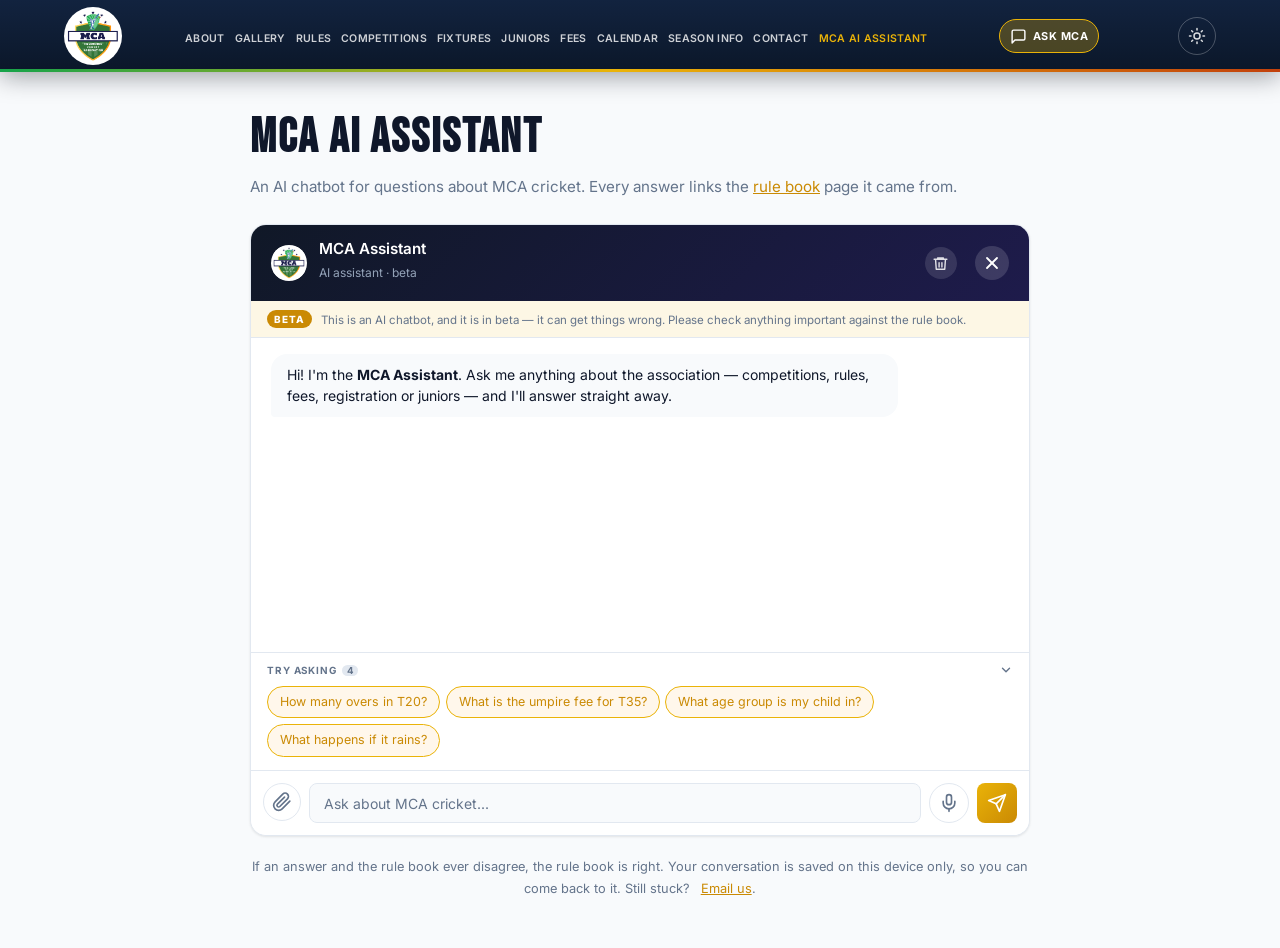
<file: chat/index.html>
<!DOCTYPE html>
<html lang="en">
<head>
  <meta charset="UTF-8" />
  <!-- Short, shareable address. GitHub Pages serves this folder for
       /chat, and it hands the visitor straight to the assistant page. -->
  <meta http-equiv="refresh" content="0; url=/chat.html" />
  <link rel="canonical" href="https://www.mcacric.com/chat.html" />
  <title>Ask the MCA Assistant</title>
</head>
<body>
  <p>Taking you to the <a href="/chat.html">MCA Assistant</a>…</p>
  <script>location.replace('/chat.html');</script>
</body>
</html>
</file>
<file: styles.css>
/* ============================================================
   MCA — Melbourne Cricket Association · Winter 2026
   Astrocare-inspired clean, modern design
   ============================================================ */

/* --- Reset & Base --- */
*, *::before, *::after { box-sizing: border-box; margin: 0; padding: 0; }

:root {
  /* Light theme foundations */
  --bg:           #ffffff;
  --bg-light:     #f8fafc;
  --bg-dark:      #101827;
  --bg-dark-alt:  #1e293b;
  --surface:      #ffffff;
  --card-bg:      #ffffff;
  --card-border:  #e2e8f0;
  --card-shadow:  0 1px 3px rgba(0,0,0,0.06), 0 1px 2px rgba(0,0,0,0.04);
  --card-shadow-hover: 0 10px 40px rgba(0,0,0,0.08), 0 4px 12px rgba(0,0,0,0.04);
  --text:         #0f172a;
  --text-dim:     #64748b;
  --text-light:   #e2e8f0;
  --text-light-dim: #94a3b8;
  --border:       #e2e8f0;
  --border-light: rgba(255,255,255,0.1);

  /* Brand Colors */
  --gold:     #eab308;
  --gold-dark:#ca8a04;
  --green:    #16a34a;
  --green-light: #22c55e;
  --orange:   #c2410c;
  --blue:     #2563eb;
  --maroon:   #9f1239;
  --radius:   0.75rem;
  --radius-lg: 1rem;

  /* Hero + dark-surface tokens, so those sections follow the theme instead
     of staying dark when the page is switched back to light. */
  --hero-1:      #eef2ff;
  --hero-2:      #f8fafc;
  --hero-ink:    #0f172a;
  --hero-dim:    rgba(15,23,42,0.62);
  --hero-line:   rgba(15,23,42,0.10);
  --hero-glass:  rgba(255,255,255,0.62);
  --hero-glassb: rgba(15,23,42,0.10);
  --mesh-a: rgba(245,158,11,0.20);
  --mesh-b: rgba(22,163,74,0.13);
  --mesh-c: rgba(37,99,235,0.16);
  --mesh-d: rgba(234,88,12,0.11);
  --title-1: #78350f;
  --title-2: #0b1220;
  --surface-deep: #eaeff6;
  --surface-deep-ink: #0f172a;
  --surface-deep-dim: rgba(15,23,42,0.62);
  --surface-deep-line: rgba(15,23,42,0.10);
  --surface-deep-card: rgba(255,255,255,0.7);
  /* Link colour for the deep footer surface. The gold accent is only 1.66:1
     against this background and gold-dark 2.54:1 — both below the 4.5:1 a
     small link needs, and both fainter than the muted text beside them. This
     is the same gold ramp carried far enough down to reach 5.93:1. */
  --surface-deep-link: #854d0e;
}

/* Dark theme — same tokens, re-pointed. Toggled via data-theme on <html>. */
[data-theme="dark"] {
  --hero-1:      #070c17;
  --hero-2:      #0c1327;
  --hero-ink:    #ffffff;
  --hero-dim:    rgba(255,255,255,0.70);
  --hero-line:   rgba(255,255,255,0.07);
  --hero-glass:  rgba(255,255,255,0.05);
  --hero-glassb: rgba(255,255,255,0.10);
  --mesh-a: rgba(245,158,11,0.26);
  --mesh-b: rgba(22,163,74,0.20);
  --mesh-c: rgba(59,130,246,0.26);
  --mesh-d: rgba(234,88,12,0.16);
  --title-1: #fbbf24;
  --title-2: #ffffff;
  --surface-deep: #0b1220;
  --surface-deep-ink: #e8edf6;
  --surface-deep-dim: rgba(255,255,255,0.62);
  --surface-deep-line: rgba(255,255,255,0.10);
  --surface-deep-card: rgba(255,255,255,0.05);
  /* On the dark footer the accent itself is 9.76:1, so it needs no help. */
  --surface-deep-link: var(--gold);

  --bg:           #0b1220;
  --bg-light:     #111a2b;
  --surface:      #111a2b;
  --card-bg:      #162033;
  --card-border:  rgba(255,255,255,0.10);
  --card-shadow:  0 1px 3px rgba(0,0,0,0.5), 0 1px 2px rgba(0,0,0,0.4);
  --card-shadow-hover: 0 12px 40px rgba(0,0,0,0.55), 0 4px 12px rgba(0,0,0,0.4);
  --text:         #e8edf6;
  --text-dim:     #9aa8bd;
  --border:       rgba(255,255,255,0.10);
}

/* Header glass has to follow the theme too */
[data-theme="dark"] .header { background: rgba(11,18,32,0.75); }
[data-theme="dark"] .header.scrolled {
  background: rgba(11,18,32,0.94);
  box-shadow: 0 1px 3px rgba(0,0,0,0.5);
}
[data-theme="dark"] .chat-msg-bot code,
[data-theme="dark"] .chat-cite-tag { background: rgba(255,255,255,0.08); }
[data-theme="dark"] .chat-msg-bot th { background: rgba(255,255,255,0.05); }
[data-theme="dark"] .fee-extra { background: var(--bg-light); }

/* Theme toggle button */
.theme-toggle {
  display: inline-flex;
  margin-left: auto;
  align-items: center;
  justify-content: center;
  width: 38px;
  height: 38px;
  flex-shrink: 0;
  margin-left: 1rem;
  border-radius: 50%;
  border: 1px solid rgba(255,255,255,0.25);
  background: transparent;
  color: rgba(255,255,255,0.85);
  cursor: pointer;
  transition: color 0.2s, border-color 0.2s, background 0.2s;
}
.theme-toggle:hover { color: var(--gold); border-color: var(--gold); }
.theme-toggle svg { width: 18px; height: 18px; }
.theme-icon-moon { display: none; }
[data-theme="dark"] .theme-icon-sun  { display: none; }
[data-theme="dark"] .theme-icon-moon { display: block; }

/* ---- Hero entrance + drift ---------------------------------------------- */
@keyframes heroRise {
  0%   { opacity: 0; transform: translateY(30px); }
  100% { opacity: 1; transform: none; }
}
/* The hero photograph pushes slowly in, in one direction, for as long as it is
   on screen. An oscillation that reverses every few seconds reads as nothing at
   all — and with a photo swapping every twelve seconds, it never completed a
   breath anyway. Linear, so the speed stays constant and legible. */
@keyframes kenBurns {
  from { transform: scale(1) translate(0, 0); }
  to   { transform: scale(1.16) translate(-2.2%, 1.4%); }
}

.hero-rise   { animation: 1s cubic-bezier(.16,1,.3,1) both heroRise; }
.hero-rise-2 { animation: 1s cubic-bezier(.16,1,.3,1) .15s both heroRise; }
.hero-rise-3 { animation: 1s cubic-bezier(.16,1,.3,1) .3s both heroRise; }
.hero-rise-4 { animation: 1s cubic-bezier(.16,1,.3,1) .45s both heroRise; }

/* Optional hero photograph. Drop photos/hero.jpg in and it appears behind the
   gradient with a slow drift; with no file the gradient simply shows through. */

@media (prefers-reduced-motion: reduce) {
  .hero-rise, .hero-rise-2, .hero-rise-3, .hero-rise-4 { animation: none; }
  .hero-photo, .live-dot { animation: none; }
}

html { scroll-behavior: smooth; }
/* The bar is fixed, so an anchored section has to stop below it or its
   heading lands underneath the menu. */
section[id] { scroll-margin-top: 6.5rem; }
@media (max-width: 1180px) { section[id] { scroll-margin-top: 6.2rem; } }

body {
  font-family: 'Inter', system-ui, -apple-system, sans-serif;
  background: var(--bg);
  color: var(--text);
  line-height: 1.7;
  overflow-x: hidden;
  -webkit-font-smoothing: antialiased;
  -moz-osx-font-smoothing: grayscale;
}

h1,h2,h3,h4,h5,h6 {
  font-family: 'Bebas Neue', cursive;
  letter-spacing: 0.04em;
  line-height: 1.1;
}

a { color: inherit; text-decoration: none; }
ul { list-style: none; }
img { max-width: 100%; display: block; }

.container { width: 90%; max-width: 1200px; margin: 0 auto; }

/* --- Scroll Progress Bar --- */
.scroll-progress {
  position: fixed;
  top: 0;
  left: 0;
  height: 3px;
  width: 0;
  background: linear-gradient(90deg, var(--gold), var(--orange), var(--gold));
  z-index: 9999;
  transition: width 0.05s linear;
}

/* ============================================================
   Header
   ============================================================ */
/* The bar is navy in both themes — a pale grey header washed out against the
   hero photo. The 3px strip along the bottom carries the competition colours. */
.header {
  position: fixed;
  top: 0; left: 0; right: 0;
  z-index: 1000;
  padding: 0.9rem 0 0.62rem;
  background:
    linear-gradient(90deg, var(--green) 0%, var(--gold) 48%, var(--orange) 100%) bottom left / 100% 3px no-repeat,
    linear-gradient(180deg, #12233f 0%, #0b1729 100%);
  box-shadow: 0 2px 20px rgba(4,10,20,0.28);
  transition: padding 0.3s, box-shadow 0.3s;
}

.header.scrolled {
  padding: 0.45rem 0 0.45rem;
  box-shadow: 0 4px 26px rgba(4,10,20,0.4);
}

.header-inner {
  display: flex;
  align-items: center;
  justify-content: space-between;
  gap: 1rem;
}
.logo { flex-shrink: 0; }
/* Nothing on the bar may be pushed off the right-hand edge. The nav is the
   only part allowed to give way, and the compact bar takes over before it has
   to give up enough to truncate a label. */
.nav { min-width: 0; }
.theme-toggle, .ask-mca, .hamburger { flex-shrink: 0; }

/* Circular, the same treatment as the avatar in the chat window. The artwork
   is square (743x748), so a round crop loses nothing off the shield. */
.logo img {
  height: 88px;
  width: 88px;
  border-radius: 50%;
  background: #fff;
  object-fit: contain;
  padding: 3px;
  transition: height 0.3s, width 0.3s;
}
.header.scrolled .logo img { height: 68px; width: 68px; }

.nav-list {
  display: flex;
  gap: 1.15rem;
}

.nav-link {
  white-space: nowrap;
  font-size: 0.74rem;
  font-weight: 600;
  color: rgba(255,255,255,0.8);
  transition: color 0.2s, background 0.2s;
  text-transform: uppercase;
  letter-spacing: 0.06em;
}
.nav-link:hover { color: var(--gold); }

.nav-link-assistant { color: var(--gold); }
.nav-link-assistant:hover { color: #fff; }

.nav-cta { margin-left: auto; white-space: nowrap; }
.nav-cta + .theme-toggle { margin-left: 1rem; }

/* "Ask MCA" on the bar — the same panel the bottom-right launcher opens */
.ask-mca {
  display: inline-flex;
  align-items: center;
  gap: 0.4rem;
  flex-shrink: 0;
  height: 34px;
  padding: 0 0.8rem;
  border: 1px solid rgba(234,179,8,0.55);
  border-radius: 999px;
  background: rgba(234,179,8,0.14);
  color: var(--gold);
  font-family: 'Inter', sans-serif;
  font-size: 0.74rem;
  font-weight: 700;
  letter-spacing: 0.04em;
  text-transform: uppercase;
  white-space: nowrap;
  cursor: pointer;
  transition: background 0.2s, color 0.2s;
}
.ask-mca:hover { background: rgba(234,179,8,0.3); color: #fff; }
.ask-mca svg { flex-shrink: 0; }

/* Hamburger — the full menu, on top of the few links that fit on the bar */
.hamburger {
  display: none;
  flex-direction: column;
  gap: 5px;
  flex-shrink: 0;
  background: none;
  border: none;
  cursor: pointer;
  padding: 5px;
  z-index: 1301;
}
.hamburger span {
  display: block;
  width: 22px;
  height: 2px;
  background: #fff;
  border-radius: 2px;
  transition: transform 0.3s, opacity 0.3s;
}

/* The bar's own short links. Desktop uses the full .nav instead. */
.quicknav { display: none; }

/* Buttons */
.btn {
  display: inline-flex;
  align-items: center;
  justify-content: center;
  font-family: 'Inter', sans-serif;
  font-weight: 600;
  font-size: 0.875rem;
  padding: 0.75rem 1.75rem;
  border-radius: 0.5rem;
  border: none;
  cursor: pointer;
  transition: transform 0.2s, box-shadow 0.2s, background 0.2s;
  text-transform: uppercase;
  letter-spacing: 0.04em;
}
.btn:hover { transform: translateY(-2px); }

.btn-gold {
  background: linear-gradient(135deg, var(--gold), var(--gold-dark));
  color: #fff;
  box-shadow: 0 4px 14px rgba(245,158,11,0.3);
}
.btn-gold:hover { box-shadow: 0 6px 24px rgba(245,158,11,0.45); }

.btn-outline {
  background: transparent;
  color: var(--hero-ink);
  border: 2px solid var(--hero-glassb);
  backdrop-filter: blur(6px);
}
.btn-outline:hover { border-color: var(--gold); color: var(--gold); }

/* Laptops and half-screen windows: the full menu fits, but only just. Tighten
   it rather than pushing the theme toggle off the right-hand edge. */
/* The full menu needs tightening at every desktop width, not just narrow ones.
   Capping this at 1560px was wrong: above that the nav sprang back to full
   size and ran 82px into the Ask MCA pill, at 1600, 1920 and 2200 alike. A
   wide window does not help when the container is 90% and the menu grew. */
@media (min-width: 1181px) {
  .nav-list { gap: 0.62rem; }
  .nav-link { font-size: 0.66rem; letter-spacing: 0.03em; }
  .ask-mca { padding: 0 0.62rem; font-size: 0.68rem; }
  .logo img { height: 72px; width: 72px; }
  .header.scrolled .logo img { height: 58px; width: 58px; }
  .header-inner { gap: 0.6rem; }
  /* The menu item and the button do the same job and sat flush against each
     other. Space them so they read as two things. */
  .nav-link-assistant { margin-right: 0.5rem; }
}

/* Mobile nav — a handful of short links sit on the bar itself and share the
   width equally so nothing is ever clipped or half-hidden. The full menu is
   behind the burger. */
@media (max-width: 1180px) {
  .nav, .nav-cta { display: none; }
  .hamburger { display: flex; }

  .header { padding: 0.5rem 0 0; }
  .header.scrolled { padding: 0.35rem 0 0; }
  .header-inner { flex-wrap: wrap; row-gap: 0.4rem; column-gap: 0.5rem; }
  .logo { margin-right: auto; }
  .logo img { height: 62px; width: 62px; padding: 2px; }
  .header.scrolled .logo img { height: 52px; width: 52px; }
  .theme-toggle { margin-left: 0.25rem; width: 34px; height: 34px; }
  .ask-mca { height: 32px; padding: 0 0.65rem; font-size: 0.68rem; gap: 0.32rem; }

  .quicknav {
    order: 3;
    display: flex;
    flex: 0 0 100%;
    min-width: 0;
    gap: 0.3rem;
    padding-bottom: 0.5rem;
  }
  .quicknav-link {
    flex: 1 1 0;
    min-width: 0;
    padding: 0.36rem 0.2rem;
    border-radius: 999px;
    background: rgba(255,255,255,0.09);
    color: rgba(255,255,255,0.92);
    font-size: 0.62rem;
    font-weight: 600;
    letter-spacing: 0.03em;
    text-transform: uppercase;
    text-align: center;
    /* Every label fits; this is a guard, not the normal state */
    overflow: hidden;
    text-overflow: ellipsis;
    white-space: nowrap;
  }
  .quicknav-link:active { background: rgba(234,179,8,0.28); }

  /* Under 400px five labels cannot fit without truncating "Fixtures", and a
     half-word is worse than one fewer link — Competitions stays in the menu. */
  @media (max-width: 400px) {
    .quicknav-optional { display: none; }
    .quicknav-link { font-size: 0.6rem; padding-left: 0.15rem; padding-right: 0.15rem; }
  }

  /* ---- The full menu, opened by the burger ----
     backdrop-filter on .header would make it the containing block for fixed
     children and trap this overlay inside the header strip, so the bar uses a
     plain background and the overlay can mean the viewport by inset: 0. */
  .header.nav-open { box-shadow: none; }

  .header.nav-open .nav {
    display: flex;
    position: fixed;
    inset: 0;
    z-index: 1200;
    background: var(--bg);
    flex-direction: column;
    align-items: stretch;
    justify-content: center;
    padding: 5.5rem 1.5rem 2rem;
    overflow-y: auto;
  }
  .header.nav-open .nav-list {
    flex-direction: column;
    gap: 0;
    width: 100%;
    max-width: 26rem;
    margin: 0 auto;
  }
  .header.nav-open .nav-list li { border-bottom: 1px solid var(--card-border); }
  .header.nav-open .nav-list li:last-child { border-bottom: none; }
  .header.nav-open .nav-link {
    display: block;
    padding: 1.05rem 0.25rem;
    font-size: 1.05rem;
    letter-spacing: 0.06em;
    color: var(--text);
    background: none;
    border-radius: 0;
  }
  .header.nav-open .nav-link-assistant {
    color: var(--gold-dark);
    border: none;
  }

  /* Burger becomes the close control, above the overlay */
  .header.nav-open .hamburger span { background: var(--text); }
  .header.nav-open .hamburger span:nth-child(1) { transform: translateY(7px) rotate(45deg); }
  .header.nav-open .hamburger span:nth-child(2) { opacity: 0; }
  .header.nav-open .hamburger span:nth-child(3) { transform: translateY(-7px) rotate(-45deg); }

  /* Keep the bar's own controls usable while the menu is open */
  .header.nav-open .logo,
  .header.nav-open .ask-mca,
  .header.nav-open .theme-toggle { position: relative; z-index: 1300; }
  .header.nav-open .quicknav { visibility: hidden; }
}

/* ============================================================
   Hero — Dark section
   ============================================================ */
.hero {
  position: relative;
  min-height: 92vh;
  min-height: 92dvh;
  display: flex;
  align-items: flex-end;
  overflow: hidden;
  padding: 8rem 0 4.5rem;
  background: #0a1018;
  color: #fff;
  isolation: isolate;
}

/* Full-bleed photograph, drifting almost imperceptibly */
.hero-photo {
  position: absolute;
  inset: -4%;
  z-index: -2;
  background-position: center 38%;
  background-size: cover;
  background-repeat: no-repeat;
  /* Breathing: a visible but unhurried swell, roughly one breath every
     fourteen seconds. The old 30s cycle was too slow to read as movement. */
  animation: kenBurns 15s linear forwards;
  will-change: transform, opacity;
  opacity: 0;
  transition: opacity 1.6s ease;
}
.hero-photo.is-active { opacity: 1; }

/* Scrim: dark from the bottom-left so the copy always has a bed to sit on */
.hero-scrim {
  position: absolute;
  inset: 0;
  z-index: -1;
  background:
    linear-gradient(to top, rgba(6,10,16,0.95) 0%, rgba(6,10,16,0.72) 34%, rgba(6,10,16,0.25) 66%, rgba(6,10,16,0.45) 100%),
    linear-gradient(105deg, rgba(6,10,16,0.86) 0%, rgba(6,10,16,0.45) 46%, rgba(6,10,16,0.05) 78%);
}
.hero-grain {
  position: absolute;
  inset: 0;
  z-index: -1;
  opacity: 0.16;
  mix-blend-mode: overlay;
  pointer-events: none;
  background-image: url("data:image/svg+xml,%3Csvg xmlns='http://www.w3.org/2000/svg' width='140' height='140'%3E%3Cfilter id='n'%3E%3CfeTurbulence type='fractalNoise' baseFrequency='0.85' numOctaves='3'/%3E%3C/filter%3E%3Crect width='140' height='140' filter='url(%23n)' opacity='0.55'/%3E%3C/svg%3E");
}

.hero-inner { width: 90%; max-width: 1200px; margin: 0 auto; }
.hero-copy { max-width: 44rem; }

/* Status pill with a live dot */
.hero-eyebrow {
  display: inline-flex;
  align-items: center;
  gap: 0.5rem;
  font-size: 0.72rem;
  font-weight: 700;
  letter-spacing: 0.16em;
  text-transform: uppercase;
  color: rgba(255,255,255,0.92);
  background: rgba(255,255,255,0.10);
  border: 1px solid rgba(255,255,255,0.18);
  backdrop-filter: blur(10px);
  padding: 0.42rem 0.9rem;
  border-radius: 999px;
  margin-bottom: 1.4rem;
}
.live-dot {
  width: 7px; height: 7px;
  border-radius: 50%;
  background: #22c55e;
  box-shadow: 0 0 0 0 rgba(34,197,94,0.7);
  animation: livePulse 2s ease-out infinite;
}
@keyframes livePulse {
  0%   { box-shadow: 0 0 0 0 rgba(34,197,94,0.65); }
  70%  { box-shadow: 0 0 0 9px rgba(34,197,94,0); }
  100% { box-shadow: 0 0 0 0 rgba(34,197,94,0); }
}

/* Editorial headline: tight, left aligned, not a stacked monument */
.hero-title {
  font-family: 'Inter', system-ui, sans-serif;
  font-weight: 800;
  letter-spacing: -0.03em;
  line-height: 1.04;
  font-size: clamp(2.1rem, 5.2vw, 4.1rem);
  color: #fff;
  margin-bottom: 1.15rem;
  text-wrap: balance;
}

.hero-lede {
  font-size: clamp(0.98rem, 1.5vw, 1.14rem);
  line-height: 1.65;
  color: rgba(255,255,255,0.82);
  max-width: 36rem;
  margin-bottom: 2rem;
}

.hero-ctas {
  display: flex;
  flex-wrap: wrap;
  gap: 0.75rem;
  margin-bottom: 2.75rem;
}
.btn-glass {
  background: rgba(255,255,255,0.10);
  color: #fff;
  border: 1px solid rgba(255,255,255,0.26);
  backdrop-filter: blur(10px);
}
.btn-glass:hover { background: rgba(255,255,255,0.18); border-color: rgba(255,255,255,0.45); }

/* Stats as a clean rule-separated row rather than a floating slab */
.hero-stats {
  display: flex;
  flex-wrap: wrap;
  gap: 0;
  margin: 0;
  border-top: 1px solid rgba(255,255,255,0.16);
  padding-top: 1.4rem;
}
.hero-stats .stat {
  padding-right: 2.4rem;
  margin-right: 2.4rem;
  border-right: 1px solid rgba(255,255,255,0.14);
}
.hero-stats .stat:last-child { border-right: none; margin-right: 0; padding-right: 0; }
.hero-stats dd { margin: 0; }
.hero-stats .stat-label {
  display: block;
  font-size: 0.68rem;
  font-weight: 600;
  letter-spacing: 0.14em;
  text-transform: uppercase;
  color: rgba(255,255,255,0.55);
  margin-bottom: 0.25rem;
}
.hs-num, .stat-plus, .stat-dollar {
  font-family: 'Bebas Neue', 'Inter', sans-serif;
  font-size: clamp(1.7rem, 3vw, 2.3rem);
  line-height: 1;
  color: #fff;
}
.stat-plus, .stat-dollar { color: var(--gold); }

@media (max-width: 720px) {
  .hero { padding: 7rem 0 3.5rem; align-items: flex-end; }
  /* Four stats will not fit one line on a phone, and wrapping orphans the
     last one, so lay them out evenly instead. */
  .hero-stats {
    display: grid;
    grid-template-columns: 1fr 1fr;
    gap: 1rem 0;
    padding-top: 1.1rem;
  }
  .hero-stats .stat {
    padding: 0 0 0 0.9rem;
    margin: 0;
    border-right: none;
    border-left: 2px solid rgba(255,255,255,0.18);
  }
  .hero-stats .stat:last-child { padding-left: 0.9rem; }
  .hero-stats .stat-label { font-size: 0.62rem; }
}

/* Hero content */

.hero-ctas {
  display: flex;
  gap: 1rem;
  justify-content: center;
  flex-wrap: wrap;
  margin-bottom: 3rem;
}

/* Stats bar */
.stat { text-align: center; }
.hs-num, .stat-plus, .stat-dollar {
  font-family: 'Bebas Neue', cursive;
  font-size: 2.25rem;
  color: var(--gold);
}
.stat-label {
  display: block;
  font-size: 0.75rem;
  text-transform: uppercase;
  letter-spacing: 0.1em;
  color: var(--hero-dim);
}

/* Scroll hint */
.scroll-hint {
  position: absolute;
  bottom: 0.9rem;
  left: 50%;
  transform: translateX(-50%);
  opacity: 0.55;
  pointer-events: none;
}
.mouse {
  width: 26px;
  height: 40px;
  border: 2px solid var(--hero-line);
  border-radius: 13px;
  display: flex;
  justify-content: center;
  padding-top: 6px;
}
.mouse-wheel {
  width: 3px;
  height: 8px;
  background: var(--gold);
  border-radius: 3px;
  animation: scrollWheel 1.8s ease-in-out infinite;
}
@keyframes scrollWheel {
  0%   { opacity: 1; transform: translateY(0); }
  100% { opacity: 0; transform: translateY(12px); }
}

/* ============================================================
   Ticker
   ============================================================ */

/* ============================================================
   Sections (shared)
   ============================================================ */
.section { padding: 5rem 0; position: relative; overflow: hidden; }

.section-white { background: var(--bg); }
.section-light { background: var(--bg-light); }

/* Liquid backdrop — three soft colour fields in the competition colours,
   drifting slowly behind the content. Pointer-events off and behind
   everything, so it is decoration only. */
.section-white::before,
.section-light::before {
  content: '';
  position: absolute;
  inset: -25% -12%;
  z-index: 0;
  pointer-events: none;
  background:
    radial-gradient(38% 44% at 16% 20%, rgba(234,179,8,0.13), transparent 64%),
    radial-gradient(34% 40% at 84% 14%, rgba(22,163,74,0.11), transparent 62%),
    radial-gradient(42% 46% at 72% 88%, rgba(194,65,12,0.09), transparent 64%);
  animation: liquidDrift 34s ease-in-out infinite alternate;
  will-change: transform;
}
.section-light::before { animation-duration: 42s; animation-direction: alternate-reverse; }
[data-theme="dark"] .section-white::before,
[data-theme="dark"] .section-light::before {
  background:
    radial-gradient(38% 44% at 16% 20%, rgba(234,179,8,0.10), transparent 64%),
    radial-gradient(34% 40% at 84% 14%, rgba(22,163,74,0.10), transparent 62%),
    radial-gradient(42% 46% at 72% 88%, rgba(194,65,12,0.08), transparent 64%);
}
/* Content sits above the backdrop */
.section > .container { position: relative; z-index: 1; }

@keyframes liquidDrift {
  from { transform: translate3d(-2.5%, -1.5%, 0) scale(1); }
  to   { transform: translate3d(2.5%, 2%, 0) scale(1.08); }
}

/* Slow breathing for photographs — a few percent over twenty seconds, enough
   to feel alive and not enough to distract from reading. */
@keyframes breathe {
  from { transform: scale(1); }
  to   { transform: scale(1.05); }
}

.section-dark {
  background: var(--surface-deep);
  color: var(--surface-deep-ink);
}
.section-dark .section-title { color: var(--surface-deep-ink); }
.section-dark .section-subtitle { color: var(--surface-deep-dim); }

.section-title {
  font-size: clamp(2rem, 5vw, 3rem);
  text-align: center;
  margin-bottom: 0.75rem;
  color: var(--text);
}
.section-subtitle {
  text-align: center;
  color: var(--text-dim);
  max-width: 640px;
  margin: 0 auto 3rem;
  font-size: 1.05rem;
}

/* Reveal animation */
.reveal {
  opacity: 0;
  transform: translateY(30px);
  transition: opacity 0.8s cubic-bezier(.16,1,.3,1), transform 0.8s cubic-bezier(.16,1,.3,1);
}
.reveal.visible {
  opacity: 1;
  transform: none;
}

/* Directional variants, so a long page does not arrive one identical way
   twelve times over. Same observer, same class to switch them on. */
.reveal-left  { transform: translateX(-42px); }
.reveal-right { transform: translateX(42px); }
.reveal-scale { transform: scale(0.9); }

@media (prefers-reduced-motion: reduce) {
  .reveal, .reveal-left, .reveal-right, .reveal-scale {
    opacity: 1;
    transform: none;
    transition: none;
  }
}

/* ============================================================
   Full-bleed photo dividers
   Bands of photograph between sections, drifting slowly, with one line of
   text on them. The association has good photographs; this puts them where
   people actually scroll rather than only in the gallery.
   ============================================================ */
.img-divider {
  position: relative;
  height: 42vh;
  min-height: 260px;
  max-height: 460px;
  overflow: hidden;
  display: flex;
  align-items: center;
  isolation: isolate;
}
.img-divider-photo {
  position: absolute;
  inset: -6%;
  z-index: -2;
  background-position: center 42%;
  background-size: cover;
  animation: dividerDrift 26s ease-in-out infinite alternate;
  will-change: transform;
}
.img-divider-scrim {
  position: absolute;
  inset: 0;
  z-index: -1;
  background:
    linear-gradient(100deg, rgba(8,13,22,0.94) 0%, rgba(8,13,22,0.78) 42%, rgba(8,13,22,0.3) 100%),
    linear-gradient(to top, rgba(8,13,22,0.5), transparent 45%);
}
.img-divider-inner {
  width: 90%;
  max-width: 1200px;
  margin: 0 auto;
  color: #fff;
}
.img-divider-inner p {
  max-width: 34rem;
  font-family: 'Bebas Neue', sans-serif;
  font-size: clamp(1.6rem, 4vw, 2.6rem);
  line-height: 1.1;
  letter-spacing: 0.02em;
  text-shadow: 0 2px 12px rgba(0,0,0,0.6);
}
.img-divider-inner span {
  display: block;
  margin-top: 0.5rem;
  max-width: 32rem;
  font-family: 'Inter', sans-serif;
  font-size: 0.92rem;
  font-weight: 400;
  letter-spacing: 0;
  color: rgba(255,255,255,0.88);
  text-shadow: 0 1px 8px rgba(0,0,0,0.65);
}

@keyframes dividerDrift {
  from { transform: scale(1.04) translate(0, 0); }
  to   { transform: scale(1.13) translate(-1.8%, 1.2%); }
}

@media (max-width: 640px) {
  .img-divider { height: 34vh; min-height: 220px; }
}
@media (prefers-reduced-motion: reduce) {
  .img-divider-photo { animation: none; }
}

/* ============================================================
   About — Feature cards
   ============================================================ */
.features-grid {
  display: grid;
  grid-template-columns: repeat(auto-fit, minmax(320px, 1fr));
  gap: 1.5rem;
}

.feature-card {
  background: var(--card-bg);
  border: 1px solid var(--card-border);
  border-radius: var(--radius-lg);
  padding: 2rem;
  box-shadow: var(--card-shadow);
  transition: transform 0.35s, box-shadow 0.35s;
}
.feature-card:hover {
  transform: translateY(-4px);
  box-shadow: var(--card-shadow-hover);
}

.feature-icon {
  position: relative;
  display: inline-flex;
  align-items: center;
  justify-content: center;
  width: 68px;
  height: 68px;
  margin-bottom: 1rem;
  border-radius: 50%;
  overflow: hidden;
  background: linear-gradient(135deg, rgba(234,179,8,0.16), rgba(22,163,74,0.12) 55%, rgba(194,65,12,0.14));
}
.feature-icon::after {
  content: '';
  position: absolute;
  inset: -40%;
  background: radial-gradient(50% 50% at 28% 24%, rgba(255,255,255,0.5), transparent 70%);
  animation: liquidDrift 20s ease-in-out infinite alternate;
  pointer-events: none;
}
[data-theme="dark"] .feature-icon::after {
  background: radial-gradient(50% 50% at 28% 24%, rgba(255,255,255,0.14), transparent 70%);
}
.feature-icon svg { position: relative; z-index: 1; width: 34px; height: 34px; }
.feature-card h3 {
  font-size: 1.5rem;
  margin-bottom: 0.5rem;
  color: var(--text);
}
.feature-card p {
  font-size: 0.925rem;
  color: var(--text-dim);
  line-height: 1.6;
}

/* ============================================================
   Gallery
   ============================================================ */
.gallery-grid {
  display: grid;
  grid-template-columns: repeat(4, 1fr);
  grid-auto-rows: 240px;
  gap: 1rem;
}

.gallery-item {
  position: relative;
  border-radius: var(--radius-lg);
  overflow: hidden;
  background: #e2e8f0;
  cursor: pointer;
  box-shadow: var(--card-shadow);
}

.gallery-item img {
  width: 100%;
  height: 100%;
  object-fit: cover;
  transition: transform 0.5s;
  animation: breathe 22s ease-in-out infinite alternate;
  will-change: transform;
}
/* Stagger them so the grid does not pulse in unison */
.gallery-item:nth-child(2n) img { animation-duration: 27s; animation-delay: -6s; }
.gallery-item:nth-child(3n) img { animation-duration: 31s; animation-delay: -12s; }
/* Hover takes over from the breathing */
.gallery-item:hover img { animation: none; transform: scale(1.08); }

.gallery-item-wide { grid-column: span 2; }

.gallery-overlay {
  position: absolute;
  inset: 0;
  margin: 0;
  background: linear-gradient(to top, rgba(10,16,24,0.92) 0%, rgba(10,16,24,0.35) 45%, transparent 72%);
  display: flex;
  flex-direction: column;
  justify-content: flex-end;
  gap: 0.1rem;
  padding: 1rem 1.1rem;
  /* Captions read on a touchscreen too, where there is no hover. They sit at
     a low opacity and come up fully on hover or focus. */
  opacity: 0.92;
  transition: opacity 0.3s;
}
.gallery-item:hover .gallery-overlay,
.gallery-item:focus-visible .gallery-overlay { opacity: 1; }
.gallery-overlay span {
  font-family: 'Inter', sans-serif;
  font-size: 0.86rem;
  font-weight: 700;
  line-height: 1.3;
  color: #fff;
  text-shadow: 0 1px 3px rgba(0,0,0,0.5);
}
.gallery-overlay em {
  font-style: normal;
  font-size: 0.7rem;
  font-weight: 600;
  letter-spacing: 0.08em;
  text-transform: uppercase;
  color: var(--gold);
}
@media (max-width: 640px) {
  .gallery-overlay { padding: 0.75rem 0.8rem; }
  .gallery-overlay span { font-size: 0.76rem; }
  .gallery-overlay em { font-size: 0.62rem; }
}

/* Placeholder state */
.gallery-ph-content {
  position: absolute;
  inset: 0;
  display: none;
  flex-direction: column;
  align-items: center;
  justify-content: center;
  gap: 0.75rem;
  text-align: center;
  padding: 1rem;
  background: var(--bg-light);
}
.gallery-ph-content p { font-size: 0.8rem; color: var(--text-dim); }
.gallery-ph-content code {
  background: rgba(0,0,0,0.06);
  padding: 0.15rem 0.4rem;
  border-radius: 4px;
  font-size: 0.75rem;
}

.gallery-placeholder img { display: none; }
.gallery-placeholder .gallery-overlay { display: none; }
.gallery-placeholder .gallery-ph-content {
  display: flex;
  border: 2px dashed var(--card-border);
  border-radius: var(--radius-lg);
}

@media (max-width: 768px) {
  .gallery-grid {
    grid-template-columns: repeat(2, 1fr);
    grid-auto-rows: 180px;
  }
}
@media (max-width: 480px) {
  .gallery-grid {
    grid-template-columns: 1fr;
    grid-auto-rows: 200px;
  }
  .gallery-item-wide { grid-column: span 1; }
}

/* ============================================================
   Competitions
   ============================================================ */
.comp-grid {
  display: grid;
  grid-template-columns: repeat(auto-fit, minmax(255px, 1fr));
  gap: 1rem;
}

.comp-card {
  display: flex;
  flex-direction: column;
  background: var(--card-bg);
  border: 1px solid var(--card-border);
  border-radius: var(--radius-lg);
  overflow: hidden;
  box-shadow: var(--card-shadow);
  transition: transform 0.35s, box-shadow 0.35s;
}
.comp-card:hover {
  transform: translateY(-4px);
  box-shadow: var(--card-shadow-hover);
}

.comp-header {
  padding: 0.8rem 1.1rem;
  display: flex;
  align-items: center;
  justify-content: space-between;
  gap: 0.6rem;
}
.comp-header h3 {
  font-family: 'Inter', sans-serif;
  font-size: 0.98rem;
  font-weight: 700;
  letter-spacing: 0.01em;
  color: #fff;
}
.comp-badge {
  flex-shrink: 0;
  white-space: nowrap;
  font-size: 0.6rem;
  font-weight: 700;
  text-transform: uppercase;
  letter-spacing: 0.08em;
  background: rgba(255,255,255,0.2);
  padding: 0.3rem 0.75rem;
  border-radius: 999px;
  color: #fff;
}

.comp-header-orange { background: linear-gradient(135deg, var(--orange), #c2410c); }
.comp-header-blue   { background: linear-gradient(135deg, var(--blue), #1d4ed8); }
.comp-header-maroon { background: linear-gradient(135deg, var(--maroon), #881337); }
.comp-header-green  { background: linear-gradient(135deg, var(--green), #15803d); }

.comp-body {
  display: flex;
  flex-direction: column;
  flex: 1;
  padding: 0.9rem 1.1rem 1.1rem;
}

.comp-details {
  display: flex;
  flex-direction: column;
  gap: 0.3rem;
  margin-bottom: 0.9rem;
}
.comp-details li {
  display: flex;
  justify-content: space-between;
  gap: 0.6rem;
  font-size: 0.8rem;
  line-height: 1.4;
  color: var(--text-dim);
  padding-bottom: 0.3rem;
  border-bottom: 1px solid var(--card-border);
}
.comp-details li strong { flex-shrink: 0; }
.comp-details li:last-child { border-bottom: none; padding-bottom: 0; }
.comp-details li strong { color: var(--text); }
.prize-up { color: var(--green); font-size: 0.8rem; font-weight: 600; }

.comp-btn { width: 100%; margin-top: auto; justify-content: center; padding: 0.6rem 1rem; font-size: 0.78rem; }

/* ============================================================
   Calendar / Timeline
   ============================================================ */
.calendar-grid {
  display: grid;
  grid-template-columns: repeat(auto-fit, minmax(260px, 1fr));
  gap: 1.25rem;
}
.cal-card {
  display: flex;
  flex-direction: column;
  padding: 1.4rem;
  border-radius: var(--radius);
  border: 1px solid var(--card-border);
  background: var(--card-bg);
}
.cal-card-top {
  display: flex;
  align-items: flex-start;
  justify-content: space-between;
  gap: 0.6rem;
  margin-bottom: 0.9rem;
}
.cal-card-top h3 { font-size: 1rem; font-weight: 700; line-height: 1.3; }
.cal-status {
  flex-shrink: 0;
  padding: 0.2rem 0.55rem;
  border-radius: 999px;
  font-size: 0.62rem;
  font-weight: 800;
  letter-spacing: 0.06em;
  text-transform: uppercase;
  white-space: nowrap;
}
.cal-status-now { background: rgba(22,163,74,0.14); color: #15803d; }
.cal-status-done { background: rgba(100,116,139,0.16); color: var(--text-dim); }
[data-theme="dark"] .cal-status-now { background: rgba(22,163,74,0.24); color: #4ade80; }

.cal-dl { margin: 0 0 1rem; }
.cal-dl > div {
  display: flex;
  justify-content: space-between;
  gap: 0.75rem;
  padding: 0.42rem 0;
  border-bottom: 1px solid var(--card-border);
}
.cal-dl > div:last-child { border-bottom: none; }
.cal-dl dt {
  flex-shrink: 0;
  font-size: 0.76rem;
  font-weight: 600;
  color: var(--text-dim);
}
.cal-dl dd {
  margin: 0;
  text-align: right;
  font-size: 0.82rem;
  color: var(--text);
}
.cal-card > a {
  margin-top: auto;
  font-size: 0.82rem;
  font-weight: 600;
  color: var(--gold-dark);
}
.cal-card > a:hover { text-decoration: underline; }

.cal-note {
  margin-top: 1.5rem;
  text-align: center;
  font-size: 0.84rem;
  color: var(--text-dim);
}


/* ============================================================
   Fees
   ============================================================ */
.fees-grid {
  display: grid;
  grid-template-columns: repeat(auto-fit, minmax(240px, 1fr));
  gap: 1rem;
  margin-bottom: 1.5rem;
}

.fee-card {
  display: flex;
  flex-direction: column;
  background: var(--card-bg);
  border: 1px solid var(--card-border);
  border-radius: var(--radius-lg);
  overflow: hidden;
  box-shadow: var(--card-shadow);
  transition: transform 0.35s, box-shadow 0.35s;
}
.fee-card:hover {
  transform: translateY(-4px);
  box-shadow: var(--card-shadow-hover);
}

.fee-header {
  display: flex;
  align-items: baseline;
  justify-content: space-between;
  gap: 0.6rem;
  padding: 0.8rem 1.1rem;
}
.fee-header h3 {
  font-family: 'Inter', sans-serif;
  font-size: 0.92rem;
  font-weight: 700;
  color: #fff;
}
.fee-total {
  font-family: 'Bebas Neue', cursive;
  font-size: 1.55rem;
  line-height: 1;
  color: #fff;
  white-space: nowrap;
}
.fee-total span { font-size: 0.62rem; opacity: 0.75; margin-left: 0.15rem; }

.fee-header-orange { background: linear-gradient(135deg, var(--orange), #c2410c); }
.fee-header-blue   { background: linear-gradient(135deg, var(--blue), #1d4ed8); }
.fee-header-maroon { background: linear-gradient(135deg, var(--maroon), #881337); }

.fee-list { padding: 0.75rem 1.1rem; }
.fee-list li {
  display: flex;
  justify-content: space-between;
  gap: 0.6rem;
  padding: 0.32rem 0;
  border-bottom: 1px solid var(--card-border);
  font-size: 0.8rem;
  color: var(--text-dim);
}
.fee-list li:last-child { border-bottom: none; }
.fee-list li span:last-child { color: var(--text); font-weight: 600; }

.fee-extra {
  margin-top: auto;
  padding: 0.55rem 1.1rem;
  text-align: center;
  font-size: 0.76rem;
  color: var(--text-dim);
  border-top: 1px solid var(--bg-light);
  background: var(--bg-light);
}

.fees-note {
  text-align: center;
  font-size: 0.85rem;
  color: var(--text-dim);
  max-width: 700px;
  margin: 0 auto;
}

/* ============================================================
   Rules
   ============================================================ */
.rules-card {
  display: flex;
  align-items: center;
  gap: 2rem;
  padding: 2.5rem;
  background: var(--card-bg);
  border: 1px solid var(--card-border);
  border-radius: var(--radius-lg);
  box-shadow: var(--card-shadow);
  flex-wrap: wrap;
  transition: transform 0.35s, box-shadow 0.35s;
}
.rules-card + .rules-card { margin-top: 1.5rem; }
.rules-card:hover {
  transform: translateY(-4px);
  box-shadow: var(--card-shadow-hover);
}

.rules-icon { flex-shrink: 0; }
.rules-text { flex: 1; min-width: 200px; }
.rules-text h3 { font-size: 1.75rem; margin-bottom: 0.5rem; color: var(--text); }
.rules-text p { font-size: 0.9rem; color: var(--text-dim); }
/* The label is the file's real name, so people can see which version they are
   downloading — the v0.1/v0.4 mix-up is exactly what this prevents. That is
   longer than a "Download" label, so let it wrap rather than overflow. */
.rules-btn {
  flex-shrink: 0;
  font-size: 0.72rem;
  letter-spacing: 0.02em;
  text-transform: none;
  word-break: break-word;
  max-width: 100%;
  text-align: center;
}

/* ============================================================
   Register
   ============================================================ */
.register-grid {
  display: grid;
  grid-template-columns: 1fr 1fr;
  gap: 3rem;
  align-items: start;
}

@media (max-width: 768px) {
  .register-grid { grid-template-columns: 1fr; }
}

.register-checklist h3 {
  font-size: 1.75rem;
  margin-bottom: 1.5rem;
  color: var(--text);
}
.register-checklist ul { display: flex; flex-direction: column; gap: 1rem; }
.register-checklist li {
  display: flex;
  align-items: flex-start;
  gap: 0.75rem;
  font-size: 0.95rem;
  color: var(--text-dim);
}
.register-checklist li svg { flex-shrink: 0; margin-top: 2px; }

.qr-card {
  background: var(--card-bg);
  border: 1px solid var(--card-border);
  border-radius: var(--radius-lg);
  padding: 2rem;
  text-align: center;
  box-shadow: var(--card-shadow);
}
.qr-card h3 { font-size: 1.5rem; margin-bottom: 1.5rem; color: var(--text); }
.qr-image { width: 220px; height: 220px; margin: 0 auto 1rem; border-radius: 0.5rem; }

.qr-placeholder {
  display: flex;
  flex-direction: column;
  align-items: center;
  gap: 0.75rem;
  margin-bottom: 1rem;
}
.qr-box {
  width: 220px;
  height: 220px;
  border: 2px dashed var(--card-border);
  border-radius: 0.5rem;
  display: flex;
  align-items: center;
  justify-content: center;
}
.qr-placeholder p { font-size: 0.85rem; color: var(--text-dim); }
.qr-placeholder code {
  background: rgba(0,0,0,0.05);
  padding: 0.15rem 0.4rem;
  border-radius: 4px;
  font-size: 0.8rem;
}

.qr-sub { font-size: 0.85rem; color: var(--text-dim); }

/* ============================================================
   Contact — Dark section
   ============================================================ */
.contact-grid {
  display: grid;
  grid-template-columns: repeat(auto-fit, minmax(240px, 1fr));
  gap: 1.5rem;
}

.contact-card {
  display: flex;
  flex-direction: column;
  align-items: center;
  text-align: center;
  padding: 2.5rem 2rem;
  background: var(--surface-deep-card);
  border: 1px solid var(--surface-deep-line);
  border-radius: var(--radius-lg);
  transition: transform 0.35s, box-shadow 0.35s, border-color 0.35s, background 0.35s;
}
.contact-card:hover {
  transform: translateY(-4px);
  box-shadow: 0 12px 40px rgba(0,0,0,0.3);
  border-color: rgba(245,158,11,0.3);
  background: rgba(255,255,255,0.08);
}

.contact-icon {
  position: relative;
  width: 56px;
  height: 56px;
  border-radius: 50%;
  display: flex;
  align-items: center;
  justify-content: center;
  margin-bottom: 1rem;
  overflow: hidden;
}
/* A slow sheen inside the disc, so the icons are not flat colour */
.contact-icon::after {
  content: '';
  position: absolute;
  inset: -40%;
  background: radial-gradient(50% 50% at 30% 25%, rgba(255,255,255,0.55), transparent 70%);
  animation: liquidDrift 18s ease-in-out infinite alternate;
  pointer-events: none;
}
[data-theme="dark"] .contact-icon::after {
  background: radial-gradient(50% 50% at 30% 25%, rgba(255,255,255,0.16), transparent 70%);
}
.contact-icon svg { position: relative; z-index: 1; }
.contact-icon-gold   { background: rgba(245,158,11,0.15); color: var(--gold); }
.contact-icon-green  { background: rgba(22,163,74,0.15); color: var(--green); }
.contact-icon-blue   { background: rgba(37,99,235,0.15); color: var(--blue); }
.contact-icon-orange { background: rgba(234,88,12,0.15); color: var(--orange); }
.contact-icon-red    { background: rgba(220,38,38,0.14); color: #dc2626; }

.contact-card h3 { font-size: 1.5rem; color: var(--surface-deep-ink); }
.contact-role {
  font-size: 0.8rem;
  text-transform: uppercase;
  letter-spacing: 0.1em;
  color: var(--surface-deep-dim);
  margin-bottom: 0.5rem;
}
.contact-detail { font-size: 0.95rem; color: var(--gold); }

/* ============================================================
   Footer — Dark
   ============================================================ */
.footer {
  background: var(--surface-deep);
  color: var(--surface-deep-ink);
  padding: 0;
}

.footer-gradient-border {
  height: 4px;
  background: linear-gradient(90deg, var(--gold), var(--orange), var(--green), var(--blue));
}

.footer-grid {
  display: grid;
  /* Two columns since the contact block moved out — the section above the
     footer carries it now, and repeating it twice on one screen was noise. */
  grid-template-columns: 2fr 1fr;
  gap: 3rem;
  padding: 3rem 0 2.5rem;
}

@media (max-width: 768px) {
  .footer-grid { grid-template-columns: 1fr; gap: 2rem; }
}

.footer-logo { height: 56px; margin-bottom: 1rem; }
.footer-brand p { font-size: 0.875rem; color: var(--surface-deep-dim); max-width: 320px; }

.footer-links h4, .footer-contact h4 {
  font-size: 1.25rem;
  margin-bottom: 1rem;
  color: var(--surface-deep-ink);
}
.footer-links ul { display: flex; flex-direction: column; gap: 0.5rem; }
.footer-links a { font-size: 0.875rem; color: var(--surface-deep-dim); transition: color 0.2s; }
.footer-links a:hover { color: var(--gold); }

.footer-contact p { font-size: 0.875rem; color: var(--surface-deep-dim); margin-bottom: 0.4rem; }
.footer-contact a { color: var(--gold); transition: color 0.2s; }
.footer-contact a:hover { color: #fff; }

.footer-bottom {
  padding: 1.5rem 0;
  border-top: 1px solid var(--surface-deep-line);
  text-align: center;
  font-size: 0.8rem;
  color: var(--surface-deep-dim);
}

/* Developer credit. Takes the size and muted colour from .footer-bottom so it
   sits level with the copyright, and the link stays muted until hover — it is
   a credit, not a call to action. Its own centred line, because the copyright
   already fills the width on a phone and a second item beside it would wrap
   mid-sentence. Margins are reset globally, hence the explicit top margin. */
.footer-credit {
  margin-top: 0.4rem;
}

/* "Website by" stays muted; the name is the link and has to look like one.
   It was inheriting the muted colour with no underline, so it read as plain
   text. Colour alone would not have been enough either: the link sits inside
   a sentence, and against that muted text the accent measures 1.24:1 in light
   and 1.29:1 in dark — far under the 3:1 that colour-only distinction needs,
   so anyone who does not separate those hues sees one grey line. Hence the
   underline at rest, which does not depend on seeing colour at all. */
.footer-credit a {
  color: var(--surface-deep-link);
  cursor: pointer;
  text-decoration: underline;
  text-decoration-thickness: 1px;
  text-underline-offset: 2px;
  border-radius: 2px;
}

.footer-credit a:hover {
  text-decoration-thickness: 2px;
}

.footer-credit a:focus-visible {
  outline: 2px solid var(--surface-deep-link);
  outline-offset: 3px;
  text-decoration-thickness: 2px;
}

/* ============================================================
   Fixtures & Ladders
   ============================================================ */
.fixtures-main {
  display: flex;
  align-items: center;
  justify-content: space-between;
  flex-wrap: wrap;
  gap: 1.25rem;
  padding: 1.75rem;
  border-radius: var(--radius-lg);
  background: linear-gradient(120deg, #12233f 0%, #0b1729 100%);
  box-shadow: 0 18px 40px rgba(4,10,20,0.22);
  color: #fff;
}
.fixtures-main-text { flex: 1 1 22rem; min-width: 0; }
.fixtures-main-text h3 {
  font-family: 'Bebas Neue', sans-serif;
  font-size: 1.65rem;
  letter-spacing: 0.03em;
  margin-bottom: 0.4rem;
}
.fixtures-main-text p {
  color: rgba(255,255,255,0.78);
  font-size: 0.92rem;
  line-height: 1.6;
  margin: 0;
}
.fixtures-cta { flex-shrink: 0; }

.fixtures-grid {
  display: grid;
  grid-template-columns: repeat(auto-fit, minmax(240px, 1fr));
  gap: 1.25rem;
  margin-top: 1.5rem;
}
.fixture-card {
  padding: 1.35rem;
  border-radius: var(--radius);
  border: 1px solid var(--card-border);
  background: var(--card-bg);
  transition: transform 0.2s, box-shadow 0.2s;
}
.fixture-card:hover { transform: translateY(-3px); box-shadow: 0 14px 30px rgba(0,0,0,0.10); }
.fixture-card h4 {
  font-size: 1.02rem;
  font-weight: 700;
  margin-bottom: 0.35rem;
}
.fixture-card p {
  color: var(--text-dim);
  font-size: 0.88rem;
  line-height: 1.55;
  margin-bottom: 0.7rem;
}
.fixture-card a {
  font-size: 0.85rem;
  font-weight: 600;
  color: var(--gold-dark);
}
.fixture-card a:hover { text-decoration: underline; }

@media (max-width: 640px) {
  .fixtures-main { padding: 1.25rem; }
  .fixtures-cta { width: 100%; }
}

/* ============================================================
   Emoji and brand marks
   ============================================================ */
/* Emoji sit beside a heading, never inside the letterforms — a fixed inline
   box keeps the text baseline where it was. */
.section-emoji {
  display: inline-block;
  margin-right: 0.5rem;
  font-size: 0.85em;
  line-height: 1;
  vertical-align: baseline;
  /* Colour emoji ignore the heading's gradient/colour, which is what we want */
  -webkit-text-fill-color: initial;
}
.card-emoji {
  display: inline-block;
  margin-right: 0.4rem;
  font-size: 1em;
  line-height: 1;
}

.link-youtube {
  display: inline-flex;
  align-items: center;
  gap: 0.4rem;
}
.link-youtube svg { color: #ff0000; flex-shrink: 0; }

@media (max-width: 640px) {
  .section-emoji { margin-right: 0.35rem; font-size: 0.8em; }
}

/* Contact — the ways we would rather people reached us, first */
.contact-lead {
  display: grid;
  grid-template-columns: repeat(auto-fit, minmax(280px, 1fr));
  gap: 1rem;
  margin-bottom: 1.75rem;
}
.contact-primary {
  display: flex;
  align-items: center;
  gap: 0.9rem;
  width: 100%;
  padding: 1.1rem 1.25rem;
  border-radius: var(--radius);
  border: 1px solid var(--surface-deep-line);
  background: var(--surface-deep-card);
  color: inherit;
  font-family: 'Inter', sans-serif;
  text-align: left;
  cursor: pointer;
  transition: transform 0.2s, background 0.2s, border-color 0.2s;
}
.contact-primary:hover { transform: translateY(-3px); border-color: var(--gold); }
.contact-primary-chat { border-color: rgba(234,179,8,0.5); }
.contact-primary-chat:hover { border-color: var(--gold); }
.contact-primary-wa { border-color: rgba(37,211,102,0.45); }
.contact-primary-wa:hover { border-color: #25d366; }
.contact-primary-wa .contact-primary-icon { color: #25d366; }
.contact-primary-icon {
  display: flex;
  align-items: center;
  justify-content: center;
  width: 46px;
  height: 46px;
  flex-shrink: 0;
  border-radius: 50%;
  background: rgba(127,127,127,0.14);
  font-size: 1.35rem;
}
.contact-primary-text { display: flex; flex-direction: column; gap: 0.15rem; min-width: 0; }
.contact-primary-text strong { font-size: 1rem; font-weight: 700; }
.contact-primary-text span { font-size: 0.84rem; opacity: 0.78; }
.contact-primary-go { margin-left: auto; font-size: 1.2rem; opacity: 0.6; flex-shrink: 0; }

/* Contact form */
.contact-form {
  padding: 1.5rem;
  margin-bottom: 2rem;
  border-radius: var(--radius-lg);
  border: 1px solid var(--surface-deep-line);
  background: var(--surface-deep-card);
}
.contact-form h3 { font-size: 1.15rem; margin-bottom: 1rem; }
.contact-form-grid {
  display: grid;
  grid-template-columns: repeat(auto-fit, minmax(220px, 1fr));
  gap: 0.9rem;
}
.field { display: flex; flex-direction: column; gap: 0.3rem; min-width: 0; }
.field-wide { grid-column: 1 / -1; }
.field span { font-size: 0.8rem; font-weight: 600; opacity: 0.85; }
.field em { font-style: normal; font-weight: 400; opacity: 0.6; }
.field input, .field textarea {
  width: 100%;
  min-width: 0;
  padding: 0.65rem 0.8rem;
  border-radius: 0.5rem;
  /* rgba(0,0,0,0.22) made these grey slabs in daylight — barely legible as
     fields, let alone as text someone had typed. */
  border: 1px solid var(--card-border);
  background: var(--card-bg);
  color: var(--text);
  font-family: 'Inter', sans-serif;
  font-size: 0.9rem;
}
.field input::placeholder, .field textarea::placeholder { color: var(--text-dim); }
[data-theme="dark"] .field input,
[data-theme="dark"] .field textarea {
  border-color: rgba(255,255,255,0.18);
  background: rgba(0,0,0,0.3);
}
.field input:focus, .field textarea:focus { outline: 2px solid var(--gold); outline-offset: 1px; }
.field textarea { resize: vertical; }
/* Off-screen rather than display:none, so bots still fill it in */
.contact-honey { position: absolute; left: -9999px; width: 1px; height: 1px; opacity: 0; }
.contact-form-foot {
  display: flex;
  flex-wrap: wrap;
  align-items: center;
  gap: 0.9rem;
  margin-top: 1.1rem;
}
.contact-form-status {
  margin: 0;
  font-size: 0.85rem;
  line-height: 1.45;
}
/* These were pale green and pale red, chosen for a dark panel — but
   section-dark is only dark in dark mode, so in daylight they were washed out
   on a near-white background. A tinted chip with a dark ink reads on both. */
.contact-form-status.is-ok,
.contact-form-status.is-error {
  flex: 1 1 14rem;
  padding: 0.55rem 0.8rem;
  border-radius: 0.5rem;
  border-left: 3px solid currentColor;
  font-weight: 600;
}
.contact-form-status.is-ok    { color: #14532d; background: rgba(22,163,74,0.13); }
.contact-form-status.is-error { color: #b91c1c; background: rgba(220,38,38,0.11); }
[data-theme="dark"] .contact-form-status.is-ok    { color: #86efac; background: rgba(22,163,74,0.18); }
[data-theme="dark"] .contact-form-status.is-error { color: #fca5a5; background: rgba(220,38,38,0.18); }

.contact-people-head {
  font-size: 1.05rem;
  margin-bottom: 1rem;
  opacity: 0.85;
}

@media (max-width: 640px) {
  .contact-primary { padding: 0.9rem 1rem; gap: 0.7rem; }
  .contact-primary-icon { width: 40px; height: 40px; font-size: 1.2rem; }
  .contact-form { padding: 1.1rem; }
}

/* ============================================================
   Photo viewer
   ============================================================ */
.lightbox {
  position: fixed;
  inset: 0;
  z-index: 2200;
  display: flex;
  align-items: center;
  justify-content: center;
  opacity: 0;
  transition: opacity 0.25s ease;
}
.lightbox[hidden] { display: none; }
.lightbox.is-open { opacity: 1; }

.lightbox-backdrop {
  position: absolute;
  inset: 0;
  background: rgba(6,10,16,0.93);
  backdrop-filter: blur(4px);
  -webkit-backdrop-filter: blur(4px);
}

.lightbox-stage {
  position: relative;
  z-index: 1;
  display: flex;
  align-items: center;
  gap: 0.5rem;
  width: 100%;
  height: 100%;
  padding: 3.5rem 0.75rem 3rem;
  padding-bottom: max(3rem, env(safe-area-inset-bottom));
}

.lightbox-figure {
  flex: 1 1 auto;
  min-width: 0;
  margin: 0;
  display: flex;
  flex-direction: column;
  align-items: center;
  justify-content: center;
  gap: 0.75rem;
  /* Drag-to-dismiss moves this, so it must not animate its own transform */
  will-change: transform;
}
.lightbox-figure img {
  max-width: 100%;
  max-height: calc(100vh - 9rem);
  max-height: calc(100dvh - 9rem);
  width: auto;
  height: auto;
  border-radius: var(--radius);
  box-shadow: 0 30px 80px rgba(0,0,0,0.55);
  /* The photo is the point — never crop it to fit */
  object-fit: contain;
}
.lightbox-figure figcaption {
  display: flex;
  flex-wrap: wrap;
  align-items: center;
  justify-content: center;
  gap: 0.35rem 0.9rem;
  color: rgba(255,255,255,0.86);
  font-size: 0.86rem;
  text-align: center;
  max-width: 44rem;
}
.lightbox-original {
  color: var(--gold);
  font-size: 0.8rem;
  font-weight: 600;
  white-space: nowrap;
}
.lightbox-original:hover { text-decoration: underline; }

.lightbox-btn,
.lightbox-close {
  display: flex;
  align-items: center;
  justify-content: center;
  flex-shrink: 0;
  width: 44px;
  height: 44px;
  border: none;
  border-radius: 50%;
  background: rgba(255,255,255,0.14);
  color: #fff;
  cursor: pointer;
  transition: background 0.2s;
}
.lightbox-btn:hover,
.lightbox-close:hover { background: rgba(255,255,255,0.28); }

.lightbox-close {
  position: absolute;
  top: 0.9rem;
  top: max(0.9rem, env(safe-area-inset-top));
  right: 0.9rem;
  z-index: 2;
}

.lightbox-hint {
  position: absolute;
  bottom: 0.85rem;
  bottom: max(0.85rem, env(safe-area-inset-bottom));
  left: 0;
  right: 0;
  z-index: 2;
  text-align: center;
  color: rgba(255,255,255,0.5);
  font-size: 0.72rem;
  pointer-events: none;
}

/* Photos advertise that they open */
.gallery-item { cursor: zoom-in; }
.gallery-item:focus-visible { outline: 3px solid var(--gold); outline-offset: 3px; }

body.lightbox-open { overflow: hidden; }

@media (max-width: 720px) {
  /* Arrows would crowd a phone; swipe left and right instead */
  .lightbox-btn { display: none; }
  .lightbox-stage { padding: 3.25rem 0.5rem 2.5rem; }
  .lightbox-figure img { max-height: calc(100dvh - 8rem); }
  .lightbox-figure figcaption { font-size: 0.78rem; padding: 0 0.5rem; }
}

@media (prefers-reduced-motion: reduce) {
  .lightbox, .lightbox-figure { transition: none; }
}

/* ============================================================
   Chatbot Widget
   ============================================================ */
/* Chat launcher — pinned to the bottom right of every page, icon and label
   together, on every screen size. z-index sits under the mobile nav overlay
   (1200) so an open menu covers it, and under the panel (1999). */
.chat-launch {
  position: fixed;
  right: 1.25rem;
  right: max(1.25rem, env(safe-area-inset-right));
  bottom: 1.25rem;
  bottom: max(1.25rem, env(safe-area-inset-bottom));
  z-index: 1100;
  display: inline-flex;
  align-items: center;
  gap: 0.5rem;
  flex-shrink: 0;
  height: 52px;
  padding: 0 1.15rem;
  max-width: calc(100vw - 2.5rem);
  border: none;
  border-radius: 999px;
  background: linear-gradient(135deg, var(--gold), var(--gold-dark));
  color: #fff;
  font-family: 'Inter', sans-serif;
  font-size: 0.9rem;
  font-weight: 700;
  white-space: nowrap;
  cursor: pointer;
  box-shadow: 0 10px 28px rgba(0,0,0,0.22), 0 2px 8px rgba(202,138,4,0.35);
  transition: box-shadow 0.2s, transform 0.2s;
}
/* The label is the point of the button — it never collapses to a bare icon */
.chat-launch-label { display: inline; }
.chat-launch:hover { transform: translateY(-2px); box-shadow: 0 14px 34px rgba(0,0,0,0.26), 0 4px 16px rgba(202,138,4,0.45); }
/* The assistant page is the chat, so the floating launcher would open what is
   already open. The header keeps its Ask MCA pill so both pages look the same;
   there it reads as "you are here" and puts the cursor in the box. */
body[data-chat-page] .chat-launch { display: none; }
.ask-mca-here {
  background: rgba(234,179,8,0.28);
  border-color: var(--gold);
  color: #fff;
}
.ask-mca-here:hover { background: rgba(234,179,8,0.4); }
/* The header is its own stacking context at z-index 1000, so the menu overlay
   inside it can never paint above the launcher — hide the launcher instead. */
.header.nav-open ~ #chatbot .chat-launch { opacity: 0; pointer-events: none; }
.chat-launch svg { flex-shrink: 0; }
.chat-launch .chatbot-icon-close { display: none; }
.chat-launch.active .chatbot-icon-open { display: none; }
.chat-launch.active .chatbot-icon-close { display: block; }

/* ============================================================
   Season Information
   ============================================================ */
.season-grid {
  display: grid;
  grid-template-columns: 1.4fr 1fr;
  gap: 1.5rem;
  align-items: start;
}
@media (max-width: 820px) {
  .season-grid { grid-template-columns: 1fr; }
}

.season-card {
  background: var(--card-bg);
  border: 1px solid var(--card-border);
  border-radius: var(--radius-lg);
  padding: 2rem;
  box-shadow: var(--card-shadow);
}
.season-card h3 {
  font-size: 1.6rem;
  margin: 0.6rem 0 0.7rem;
  color: var(--text);
}
.season-card p {
  font-size: 0.92rem;
  color: var(--text-dim);
  margin-bottom: 0.8rem;
}
.season-card .btn { margin-top: 0.3rem; }

.season-badge {
  display: inline-block;
  font-size: 0.68rem;
  font-weight: 700;
  text-transform: uppercase;
  letter-spacing: 0.08em;
  padding: 0.3rem 0.7rem;
  border-radius: 999px;
}
.season-badge-closed {
  background: rgba(220,38,38,0.1);
  color: #b91c1c;
}
.season-badge-next {
  background: rgba(22,163,74,0.1);
  color: var(--green);
}

.season-actions {
  display: flex;
  flex-wrap: wrap;
  gap: 0.6rem;
  margin-top: 0.3rem;
}

/* Outline button that reads on a light background */
.btn-outline-dark {
  background: transparent;
  color: var(--text);
  border: 1.5px solid var(--card-border);
}
.btn-outline-dark:hover {
  border-color: var(--gold);
  color: var(--gold-dark);
}

.season-note {
  margin-top: 1.5rem;
  text-align: center;
  font-size: 0.88rem;
  color: var(--text-dim);
}
.season-note a { color: var(--gold-dark); text-decoration: underline; }

.rules-ask {
  text-align: center;
  margin-top: 1.5rem;
  font-size: 0.9rem;
  color: var(--text-dim);
}
.rules-ask a { color: var(--gold-dark); font-weight: 600; text-decoration: underline; }

/* ============================================================
   Standalone chat page (chat.html)
   ============================================================ */
.chat-page {
  padding: 7rem 0 3rem;
  background: var(--bg-light);
  min-height: 100vh;
}
.chat-page-inner { max-width: 780px; }

.chat-page-intro { margin-bottom: 1.5rem; }
.chat-page-intro h1 {
  font-size: clamp(2rem, 6vw, 3rem);
  margin-bottom: 0.6rem;
}
.chat-page-intro p {
  color: var(--text-dim);
  font-size: 0.95rem;
  margin-bottom: 0.6rem;
}
.chat-page-intro a { color: var(--gold-dark); text-decoration: underline; }
.chat-page-note { font-size: 0.85rem !important; }

.chat-page-foot {
  margin-top: 1.25rem;
  font-size: 0.8rem;
  color: var(--text-dim);
  text-align: center;
}
.chat-page-foot a {
  color: var(--gold-dark);
  text-decoration: underline;
  margin-left: 0.4rem;
  white-space: nowrap;
}

/* The panel becomes the page's main content rather than a floating bubble */
.chatbot-panel.chatbot-panel-page {
  position: static;
  width: 100%;
  max-width: none;
  height: min(68vh, 640px);
  max-height: none;
  opacity: 1;
  transform: none;
  pointer-events: auto;
  border: 1px solid var(--card-border);
  box-shadow: var(--card-shadow);
}

@media (max-width: 640px) {
  .chat-page { padding-top: 5.5rem; }
  .chatbot-panel.chatbot-panel-page { height: min(72vh, 560px); }
}

.chatbot-panel {
  position: fixed;
  bottom: 6rem;
  right: 1.5rem;
  z-index: 1999;
  width: 380px;
  max-width: calc(100vw - 2rem);
  /* Tall enough that the welcome, the beta notice and four starter chips all
     fit without the conversation being squeezed to a couple of lines. */
  height: 580px;
  max-height: calc(100vh - 8rem);
  max-height: calc(100dvh - 8rem);
  background: var(--card-bg);
  border-radius: var(--radius-lg);
  box-shadow: 0 20px 60px rgba(0,0,0,0.15), 0 0 0 1px rgba(0,0,0,0.05);
  display: flex;
  flex-direction: column;
  overflow: hidden;
  opacity: 0;
  transform: translateY(20px) scale(0.95);
  pointer-events: none;
  transition: opacity 0.3s, transform 0.3s;
}
.chatbot-panel.open {
  opacity: 1;
  transform: translateY(0) scale(1);
  pointer-events: auto;
}

.chatbot-header {
  display: flex;
  align-items: center;
  justify-content: space-between;
  gap: 0.75rem;
  padding: 1rem 1.25rem;
  background: linear-gradient(135deg, var(--bg-dark), #1e1b4b);
  color: #fff;
  flex-shrink: 0;
}
.chatbot-header-info {
  display: flex;
  align-items: center;
  gap: 0.75rem;
}
.chatbot-avatar {
  width: 36px;
  height: 36px;
  border-radius: 50%;
  overflow: hidden;
  flex-shrink: 0;
  background: #fff;
  display: flex;
  align-items: center;
  justify-content: center;
  color: var(--gold);
  flex-shrink: 0;
}
.chatbot-avatar img {
  width: 100%;
  height: 100%;
  object-fit: contain;
  padding: 2px;
}

.chatbot-header h4 {
  font-family: 'Inter', sans-serif;
  font-size: 0.95rem;
  font-weight: 600;
  letter-spacing: 0;
}
.chatbot-status {
  font-size: 0.75rem;
  color: var(--text-light-dim);
}

.chatbot-messages {
  flex: 1;
  min-height: 0;
  overflow-y: auto;
  overscroll-behavior: contain;
  -webkit-overflow-scrolling: touch;
  padding: 1rem 1.25rem;
  display: flex;
  flex-direction: column;
  gap: 0.75rem;
}

.chat-msg {
  max-width: 85%;
  padding: 0.65rem 1rem;
  border-radius: 1rem;
  font-size: 0.875rem;
  line-height: 1.5;
  word-wrap: break-word;
}
.chat-msg-bot {
  background: var(--bg-light);
  color: var(--text);
  align-self: flex-start;
  border-bottom-left-radius: 4px;
}
.chat-msg-user {
  background: linear-gradient(135deg, var(--gold), var(--gold-dark));
  color: #fff;
  align-self: flex-end;
  border-bottom-right-radius: 4px;
}

/* Typing indicator */
/* Markdown rendered inside bot replies */
.chat-msg-bot p { margin: 0 0 0.6rem; }
.chat-msg-bot p:last-child { margin-bottom: 0; }
.chat-msg-bot strong { font-weight: 700; color: var(--text); }
.chat-msg-bot a { color: var(--gold-dark); text-decoration: underline; }
.chat-msg-bot a:hover { color: var(--orange); }
.chat-msg-bot code {
  background: rgba(0,0,0,0.06);
  padding: 0.1rem 0.3rem;
  border-radius: 4px;
  font-size: 0.85em;
}
.chat-msg-bot ul,
.chat-msg-bot ol {
  margin: 0 0 0.6rem;
  padding-left: 1.1rem;
  list-style-position: outside;
}
.chat-msg-bot ul { list-style: none; padding-left: 0; }
.chat-msg-bot ol { list-style: decimal; }
.chat-msg-bot li { margin-bottom: 0.3rem; }
.chat-msg-bot ul:last-child,
.chat-msg-bot ol:last-child { margin-bottom: 0; }

/* Rule-book citation block, built by the widget with real PDF links */
.chat-cite {
  margin-top: 0.85rem;
  padding-top: 0.7rem;
  border-top: 1px solid var(--card-border);
}
.chat-cite-head {
  font-size: 0.68rem;
  font-weight: 700;
  text-transform: uppercase;
  letter-spacing: 0.07em;
  color: var(--text-dim);
  margin-bottom: 0.5rem;
}
.chat-cite-group { margin-bottom: 0.55rem; }
.chat-cite-group:last-child { margin-bottom: 0; }

/* Headings inside an answer */
.chat-h {
  margin: 0.7rem 0 0.3rem;
  font-family: 'Inter', sans-serif;
  font-size: 0.9rem;
  font-weight: 700;
  line-height: 1.3;
  color: var(--text);
}
.chat-msg-bot .chat-h:first-child { margin-top: 0; }

.chat-cite-books {
  display: flex;
  flex-wrap: wrap;
  gap: 0.4rem 1rem;
}
.chat-cite-book {
  display: inline-flex;
  align-items: center;
  gap: 0.3rem;
  font-size: 0.78rem;
  font-weight: 600;
  color: var(--gold-dark);
  text-decoration: underline;
}
.chat-cite-book::before { content: '\2193'; font-weight: 700; }
/* The Laws are a link out, not a download */
.chat-cite-law::before { content: '\2197'; }
.chat-cite-book:hover { color: var(--orange); }

.chat-cite-tags {
  display: flex;
  flex-wrap: wrap;
  gap: 0.3rem;
  margin-top: 0.35rem;
}
.chat-cite-tag {
  font-size: 0.72rem;
  line-height: 1.3;
  padding: 0.16rem 0.5rem;
  border-radius: 4px;
  background: rgba(0,0,0,0.05);
  color: var(--text-dim);
}
.chat-cite-note {
  font-size: 0.75rem !important;
  color: var(--text-dim);
  margin: 0 !important;
}

/* Tables scroll inside the bubble rather than widening it */
.chat-table-wrap {
  overflow-x: auto;
  margin: 0 0 0.6rem;
  -webkit-overflow-scrolling: touch;
}
.chat-table-wrap:last-child { margin-bottom: 0; }
.chat-msg-bot table {
  border-collapse: collapse;
  font-size: 0.8rem;
  min-width: 100%;
}
.chat-msg-bot th,
.chat-msg-bot td {
  padding: 0.35rem 0.55rem;
  border-bottom: 1px solid var(--card-border);
  text-align: left;
  white-space: nowrap;
}
.chat-msg-bot th {
  font-weight: 700;
  background: rgba(0,0,0,0.03);
}
.chat-msg-bot tr:last-child td { border-bottom: none; }

/* Voice input */
.chatbot-mic {
  display: flex;
  align-items: center;
  justify-content: center;
  width: 40px;
  height: 40px;
  flex-shrink: 0;
  border: 1px solid var(--card-border);
  border-radius: 50%;
  background: var(--card-bg);
  color: var(--text-dim);
  cursor: pointer;
  transition: color 0.2s, border-color 0.2s, background 0.2s;
}
.chatbot-mic:hover { color: var(--gold-dark); border-color: var(--gold); }
.chatbot-mic.listening {
  color: #fff;
  background: var(--orange);
  border-color: var(--orange);
  animation: micPulse 1.4s ease-in-out infinite;
}
@keyframes micPulse {
  0%, 100% { box-shadow: 0 0 0 0 rgba(234,88,12,0.45); }
  50%      { box-shadow: 0 0 0 7px rgba(234,88,12,0); }
}

.chatbot-input:disabled,
.chatbot-send:disabled { opacity: 0.5; cursor: not-allowed; }

/* ---- Phones: the panel becomes a full-width sheet ---------------------- */
@media (max-width: 640px) {
  .chatbot-panel {
    left: 0.6rem;
    right: 0.6rem;
    bottom: 5.2rem;
    width: auto;
    max-width: none;
    height: auto;
    /* dvh tracks the iOS keyboard and toolbars; vh is the fallback */
    max-height: calc(100vh - 7.5rem);
    max-height: calc(100dvh - 7.5rem);
  }
  /* Give the conversation room to breathe on a small screen */
  .chatbot-panel .chatbot-messages { min-height: 40vh; min-height: 40dvh; }
  /* ...but not on the standalone page, where the panel is a fixed height and
     the floor would shove the composer out through the bottom. */
  .chatbot-panel.chatbot-panel-page .chatbot-messages { min-height: 0; }
  .chatbot-messages { padding: 0.85rem 0.9rem; }
  .chat-msg { max-width: 92%; }

  .chatbot-input-area { padding: 0.6rem; gap: 0.4rem; }
  /* 16px stops iOS zooming the page when the field is focused */
  .chatbot-input { padding: 0.55rem 0.7rem; }
  .chatbot-mic, .chatbot-send, .chatbot-attach { width: 36px; height: 36px; }

  .chat-launch { height: 48px; padding: 0 1rem; font-size: 0.85rem; gap: 0.45rem; }
  /* Keep the last footer line clear of the floating launcher */
  .footer-bottom { padding-bottom: 4.5rem; }
}

/* The standalone chat page manages its own height, so keep it out of the
   floating-panel overrides above. */
@media (max-width: 640px) {
  .chatbot-panel.chatbot-panel-page {
    position: static;
    left: auto; right: auto; bottom: auto;
    height: min(72vh, 560px);
    height: min(72dvh, 560px);
    max-height: none;
  }
}

/* Divider between a restored conversation and whatever is asked next */
.chat-resumed {
  align-self: center;
  margin: 0.35rem 0 0.15rem;
  padding: 0.2rem 0.7rem;
  border-radius: 999px;
  background: var(--bg-light);
  color: var(--text-dim);
  font-size: 0.68rem;
  letter-spacing: 0.02em;
}

/* Header controls */
.chatbot-clear {
  display: inline-flex;
  align-items: center;
  justify-content: center;
  width: 32px;
  height: 32px;
  margin-left: auto;
  margin-right: 0.4rem;
  flex-shrink: 0;
  border: none;
  border-radius: 50%;
  background: rgba(255,255,255,0.12);
  color: rgba(255,255,255,0.85);
  cursor: pointer;
  transition: background 0.2s, color 0.2s;
}
.chatbot-clear:hover { background: rgba(255,255,255,0.22); color: #fff; }

/* Beta notice — shown the moment the chat is opened, and it stays put */
.chat-disclaimer {
  flex-shrink: 0;
  margin: 0;
  padding: 0.55rem 1rem;
  border-bottom: 1px solid var(--card-border);
  background: rgba(234, 179, 8, 0.10);
  color: var(--text-dim);
  font-size: 0.72rem;
  line-height: 1.45;
}
.chat-disclaimer-tag {
  display: inline-block;
  margin-right: 0.4rem;
  padding: 0.1rem 0.45rem;
  border-radius: 999px;
  background: var(--gold-dark);
  color: #fff;
  font-size: 0.62rem;
  font-weight: 800;
  letter-spacing: 0.08em;
  text-transform: uppercase;
  vertical-align: 1px;
}

/* Attachments — a photo of a scoresheet, or a PDF */
.chatbot-attach {
  display: flex;
  align-items: center;
  justify-content: center;
  width: 38px;
  height: 38px;
  flex-shrink: 0;
  border-radius: 50%;
  border: 1px solid var(--card-border);
  background: transparent;
  color: var(--text-dim);
  cursor: pointer;
  transition: color 0.2s, border-color 0.2s;
}
.chatbot-attach:hover:not(:disabled) { color: var(--gold-dark); border-color: var(--gold); }
.chatbot-attach:disabled { opacity: 0.45; cursor: default; }

.chat-attachment {
  flex-shrink: 0;
  padding: 0.5rem 1rem;
  border-top: 1px solid var(--card-border);
  background: var(--card-bg);
}
.chat-attachment[hidden] { display: none; }

.chat-attachment-card {
  display: flex;
  align-items: center;
  gap: 0.6rem;
  padding: 0.4rem 0.5rem;
  border: 1px solid var(--card-border);
  border-radius: var(--radius);
  background: rgba(234,179,8,0.07);
}
.chat-attachment-thumb {
  width: 40px;
  height: 40px;
  flex-shrink: 0;
  object-fit: cover;
  border-radius: 0.4rem;
}
.chat-attachment-badge {
  display: flex;
  align-items: center;
  justify-content: center;
  width: 40px;
  height: 40px;
  flex-shrink: 0;
  border-radius: 0.4rem;
  background: var(--orange);
  color: #fff;
  font-size: 0.62rem;
  font-weight: 800;
  letter-spacing: 0.04em;
}
.chat-attachment-meta {
  display: flex;
  flex-direction: column;
  min-width: 0;
  flex: 1 1 auto;
}
.chat-attachment-name {
  font-size: 0.78rem;
  font-weight: 600;
  color: var(--text);
  overflow: hidden;
  text-overflow: ellipsis;
  white-space: nowrap;
}
.chat-attachment-size { font-size: 0.7rem; color: var(--text-dim); }
.chat-attachment-remove {
  display: flex;
  align-items: center;
  justify-content: center;
  width: 28px;
  height: 28px;
  flex-shrink: 0;
  border: none;
  border-radius: 50%;
  background: transparent;
  color: var(--text-dim);
  cursor: pointer;
}
.chat-attachment-remove:hover { background: var(--card-border); color: var(--text); }
.chat-attachment-error {
  margin: 0;
  font-size: 0.76rem;
  color: var(--orange);
}

/* What was attached, shown in the asker's own bubble */
.chat-msg-image {
  display: block;
  max-width: 100%;
  max-height: 190px;
  width: auto;
  border-radius: 0.5rem;
  margin-bottom: 0.45rem;
}
.chat-msg-file {
  display: block;
  font-size: 0.78rem;
  opacity: 0.9;
  margin-bottom: 0.3rem;
}

@media (max-width: 640px) {
  .chatbot-attach { width: 36px; height: 36px; }
  .chat-attachment { padding: 0.4rem 0.75rem; }
  .chat-msg-image { max-height: 150px; }
}

/* Suggested question chips */
.chat-chips {
  display: flex;
  flex-wrap: wrap;
  gap: 0.4rem;
  align-self: flex-start;
  max-width: 100%;
  margin-bottom: 0.25rem;
}
.chat-chips-label {
  width: 100%;
  font-size: 0.7rem;
  font-weight: 600;
  text-transform: uppercase;
  letter-spacing: 0.06em;
  color: var(--text-dim);
  margin-bottom: 0.15rem;
}
.chat-chip {
  font-family: 'Inter', sans-serif;
  max-width: 100%;
  font-size: 0.78rem;
  line-height: 1.3;
  text-align: left;
  padding: 0.45rem 0.75rem;
  border-radius: 999px;
  border: 1px solid var(--gold);
  background: rgba(245, 158, 11, 0.08);
  color: var(--gold-dark);
  cursor: pointer;
  transition: background 0.2s, color 0.2s, transform 0.15s;
}
.chat-chip:hover {
  background: var(--gold);
  color: #fff;
  transform: translateY(-1px);
}

.chat-typing {
  display: flex;
  gap: 4px;
  padding: 0.75rem 1rem;
  align-self: flex-start;
}
.chat-typing span {
  width: 6px;
  height: 6px;
  border-radius: 50%;
  background: var(--text-dim);
  animation: typingDot 1.2s ease-in-out infinite;
}
.chat-typing span:nth-child(2) { animation-delay: 0.15s; }
.chat-typing span:nth-child(3) { animation-delay: 0.3s; }

@keyframes typingDot {
  0%, 60%, 100% { transform: translateY(0); opacity: 0.4; }
  30% { transform: translateY(-4px); opacity: 1; }
}

.chatbot-input-area {
  display: flex;
  padding: 0.75rem;
  border-top: 1px solid var(--card-border);
  gap: 0.5rem;
  background: var(--card-bg);
  flex-shrink: 0;
}
.chatbot-input {
  flex: 1 1 auto;
  min-width: 0;
  border: 1px solid var(--card-border);
  border-radius: 0.5rem;
  padding: 0.6rem 0.85rem;
  font-family: 'Inter', sans-serif;
  font-size: 0.875rem;
  color: var(--text);
  outline: none;
  transition: border-color 0.2s;
  background: var(--bg-light);
}
.chatbot-input:focus {
  border-color: var(--gold);
}
.chatbot-input::placeholder { color: var(--text-dim); }

.chatbot-send {
  width: 40px;
  height: 40px;
  flex-shrink: 0;
  border: none;
  border-radius: 0.5rem;
  background: linear-gradient(135deg, var(--gold), var(--gold-dark));
  color: #fff;
  cursor: pointer;
  display: flex;
  align-items: center;
  justify-content: center;
  transition: transform 0.2s, box-shadow 0.2s;
  flex-shrink: 0;
}
.chatbot-send:hover {
  transform: scale(1.05);
  box-shadow: 0 2px 8px rgba(245,158,11,0.3);
}

/* ============================================================
   Responsive tweaks
   ============================================================ */
@media (max-width: 640px) {
  .hs-num, .stat-plus, .stat-dollar { font-size: 1.75rem; }
  .features-grid { grid-template-columns: 1fr; }
  .comp-grid { grid-template-columns: 1fr; }
  .fees-grid { grid-template-columns: 1fr; }
  .rules-card { flex-direction: column; text-align: center; }
  .rules-btn { width: 100%; }
  .chatbot-panel { width: calc(100vw - 2rem); right: 1rem; bottom: 5.5rem; }
}

/* ============================================================
   Depth: 3D tilt on hover
   ============================================================ */
.features-grid, .comp-grid, .fees-grid, .season-grid, .contact-grid { perspective: 1000px; }

.feature-card, .comp-card, .fee-card, .contact-card, .season-card {
  transform-style: preserve-3d;
  transition: transform 0.45s cubic-bezier(.16,1,.3,1), box-shadow 0.45s, border-color 0.3s;
}
.feature-card:hover, .fee-card:hover, .season-card:hover {
  transform: translateY(-8px) rotateX(3deg) rotateY(-3deg) scale(1.015);
  box-shadow: 0 28px 60px rgba(0,0,0,0.16);
}
.comp-card:hover, .contact-card:hover {
  transform: translateY(-8px) rotateX(2.5deg) scale(1.012);
  box-shadow: 0 28px 60px rgba(0,0,0,0.18);
}
[data-theme="dark"] .feature-card:hover,
[data-theme="dark"] .comp-card:hover,
[data-theme="dark"] .fee-card:hover,
[data-theme="dark"] .season-card:hover,
[data-theme="dark"] .contact-card:hover {
  box-shadow: 0 28px 60px rgba(0,0,0,0.6);
}

@media (prefers-reduced-motion: reduce) {
  .hero-photo, .live-dot { animation: none; }
  .feature-card:hover, .comp-card:hover, .fee-card:hover,
  .contact-card:hover, .season-card:hover { transform: translateY(-4px); }
  /* The liquid backdrops and the breathing photos are decoration only */
  .section-white::before, .section-light::before,
  .gallery-item img, .hero-photo,
  .feature-icon::after, .contact-icon::after { animation: none; }
}

/* Expand control — grows the floating panel to most of the screen. Hidden on
   the standalone page (already full width) and on phones (the panel is already
   a full-screen sheet, so there is nothing to grow into). */
.chatbot-expand {
  display: flex;
  align-items: center;
  justify-content: center;
  width: 34px;
  height: 34px;
  flex-shrink: 0;
  margin-right: 0.4rem;
  border: none;
  border-radius: 50%;
  background: rgba(255,255,255,0.14);
  color: #fff;
  cursor: pointer;
  transition: background 0.2s;
}
.chatbot-expand:hover { background: rgba(255,255,255,0.28); }
.chatbot-expand .icon-shrink { display: none; }
.chatbot-expand.is-expanded .icon-expand { display: none; }
.chatbot-expand.is-expanded .icon-shrink { display: block; }

.chatbot-panel.is-expanded {
  width: min(1000px, 82vw);
  height: min(860px, 80vh);
  height: min(860px, 80dvh);
  max-height: none;
  right: 50%;
  bottom: 50%;
  transform: translate(50%, 50%);
}
.chatbot-panel.is-expanded.open { transform: translate(50%, 50%) scale(1); }
/* Wider panel, roomier text */
.chatbot-panel.is-expanded .chatbot-messages { padding: 1.25rem 1.5rem; }
.chatbot-panel.is-expanded .chat-msg { max-width: 78%; }

body[data-chat-page] .chatbot-expand { display: none; }
@media (max-width: 900px) {
  .chatbot-expand { display: none; }
  /* Never let a remembered expanded state fight the phone sheet */
  .chatbot-panel.is-expanded {
    width: auto; height: auto; right: 0; bottom: 0; transform: translateY(100%);
  }
  .chatbot-panel.is-expanded.open { transform: translateY(0); }
}

/* Close control in the chat header */
.chatbot-close {
  display: flex;
  align-items: center;
  justify-content: center;
  width: 34px;
  height: 34px;
  flex-shrink: 0;
  border: none;
  border-radius: 50%;
  background: rgba(255,255,255,0.14);
  color: #fff;
  cursor: pointer;
  transition: background 0.2s;
}
.chatbot-close:hover { background: rgba(255,255,255,0.26); }

/* ---- Phones: the chat becomes a full-screen sheet ---------------------- */
@media (max-width: 640px) {
  .chatbot-panel {
    position: fixed;
    inset: 0;
    left: 0; right: 0; top: 0; bottom: 0;
    width: 100%;
    max-width: none;
    height: 100vh;
    height: 100dvh;
    max-height: none;
    border-radius: 0;
    z-index: 2100;
    transform: translateY(100%);
    transition: transform 0.32s cubic-bezier(.16,1,.3,1), opacity 0.2s;
  }
  .chatbot-panel.open { transform: translateY(0); }

  /* The standalone page keeps its inline panel */
  .chatbot-panel.chatbot-panel-page {
    position: static;
    inset: auto;
    height: min(72dvh, 560px);
    border-radius: var(--radius-lg);
    transform: none;
    z-index: auto;
  }

  /* Stop the page scrolling behind the sheet */
  /* `overflow: hidden` alone does not hold iOS still — the page keeps its own
     scroll position and jumps back to the top on any viewport change, which is
     what a screenshot triggers. Pinning body and restoring scrollY on close is
     the only reliable version. */
  body.chat-open {
    position: fixed;
    left: 0;
    right: 0;
    width: 100%;
    overflow: hidden;
  }

  /* Launcher hides once the sheet is up */
  body.chat-open .chat-launch { opacity: 0; pointer-events: none; }

  .chatbot-header { padding: 1rem 1rem; padding-top: max(1rem, env(safe-area-inset-top)); }
  .chatbot-input-area { padding-bottom: max(0.6rem, env(safe-area-inset-bottom)); }
}

/* Suggestion chips dock above the composer instead of scrolling away with
   the conversation — the pattern used on astrocare.com.au */
.chat-chips-dock {
  flex-shrink: 0;
  background: var(--card-bg);
  /* The answer is the point of the panel, so the follow-ups get a quarter of
     it at most and scroll inside that. They can also be folded away entirely
     with the label, which is a button. */
  max-height: 26%;
  overflow-y: auto;
}
.chat-chips-dock:not(:empty) { border-top: 1px solid var(--card-border); }
.chat-chips {
  display: flex;
  flex-wrap: wrap;
  gap: 0.35rem;
  padding: 0.5rem 1rem 0.6rem;
}
.chat-chips-label {
  display: flex;
  align-items: center;
  justify-content: space-between;
  gap: 0.5rem;
  width: 100%;
  padding: 0.1rem 0;
  border: none;
  background: none;
  font-family: 'Inter', sans-serif;
  font-size: 0.62rem;
  font-weight: 700;
  letter-spacing: 0.09em;
  text-transform: uppercase;
  color: var(--text-dim);
  cursor: pointer;
  margin-bottom: 0.1rem;
}
.chat-chips-label:hover { color: var(--gold-dark); }
.chat-chips-count {
  display: inline-block;
  margin-left: 0.15rem;
  padding: 0 0.32rem;
  border-radius: 999px;
  background: var(--card-border);
  font-size: 0.6rem;
  letter-spacing: 0;
}
.chat-chips-caret { flex-shrink: 0; transition: transform 0.2s; }

/* Folded away: the label stays as the way back */
.chat-chips-dock.is-collapsed { max-height: none; }
.chat-chips-dock.is-collapsed .chat-chip { display: none; }
.chat-chips-dock.is-collapsed .chat-chips { padding-bottom: 0.5rem; }
.chat-chips-dock.is-collapsed .chat-chips-caret { transform: rotate(-90deg); }

@media (max-width: 640px) {
  .chat-chips { padding: 0.45rem 0.75rem 0.55rem; gap: 0.3rem; }
  .chat-chip { font-size: 0.72rem; padding: 0.34rem 0.6rem; }
  .chat-chips-label { font-size: 0.58rem; }
}

/* On a phone the assistant page is an app screen, not a document. Everything
   above the panel was squeezing the conversation down to a couple of lines on
   a smaller handset, so only a one-line heading survives and the panel takes
   the rest of the screen. */
@media (max-width: 900px) {
  .chat-page {
    display: flex;
    flex-direction: column;
    height: 100vh;
    height: 100dvh;
    min-height: 0;
    padding: 0;
  }
  .chat-page-inner {
    flex: 1;
    min-height: 0;
    display: flex;
    flex-direction: column;
    width: 94%;
    padding-top: 6.2rem;
    padding-bottom: max(0.6rem, env(safe-area-inset-bottom));
  }

  .chat-page-intro { flex: 0 0 auto; margin-bottom: 0.45rem; }
  .chat-page-intro h1 {
    font-size: 1.15rem;
    line-height: 1.2;
    margin-bottom: 0;
  }
  /* The panel's own header and beta strip already say what this is */
  .chat-page-intro p,
  .chat-page-foot { display: none; }

  .chatbot-panel.chatbot-panel-page {
    flex: 1 1 auto;
    min-height: 0;
    height: auto;
    max-height: none;
  }

  /* The conversation keeps a floor; the chips give way instead */
  .chatbot-panel-page .chatbot-messages { min-height: 6rem; }
  .chatbot-panel-page .chat-chips-dock { max-height: 26%; }

  /* Fade the last row so a capped list reads as scrollable rather than cut */
  .chat-chips-dock {
    -webkit-mask-image: linear-gradient(180deg, #000 84%, transparent 100%);
    mask-image: linear-gradient(180deg, #000 84%, transparent 100%);
  }

  /* Trim the panel's own furniture so more of the screen is the conversation */
  .chatbot-panel-page .chatbot-header { padding: 0.7rem 0.9rem; }
  .chatbot-panel-page .chatbot-avatar { width: 32px; height: 32px; }
  .chat-disclaimer { padding: 0.45rem 0.9rem; font-size: 0.68rem; }
}

/* Short screens — a 5.5" handset with the Safari bars showing has barely
   500px to work with, so the heading goes too. */
@media (max-width: 900px) and (max-height: 700px) {
  .chat-page-intro { display: none; }
  .chat-page-inner { padding-top: 5.9rem; }
  .chatbot-panel-page .chat-chips-dock { max-height: 22%; }
}

/* ============================================================
   iOS zoom guard — must stay last
   Safari zooms the whole page when a focused field is under 16px, and the
   page stays zoomed afterwards, which crops the right-hand side. This has
   to sit after the base .chatbot-input rule or the 14px there wins.
   ============================================================ */
@media (max-width: 900px) {
  .chatbot-input,
  input[type="text"],
  input[type="search"],
  input[type="email"],
  input[type="tel"],
  textarea,
  select {
    font-size: 16px;
  }
}
</file>
